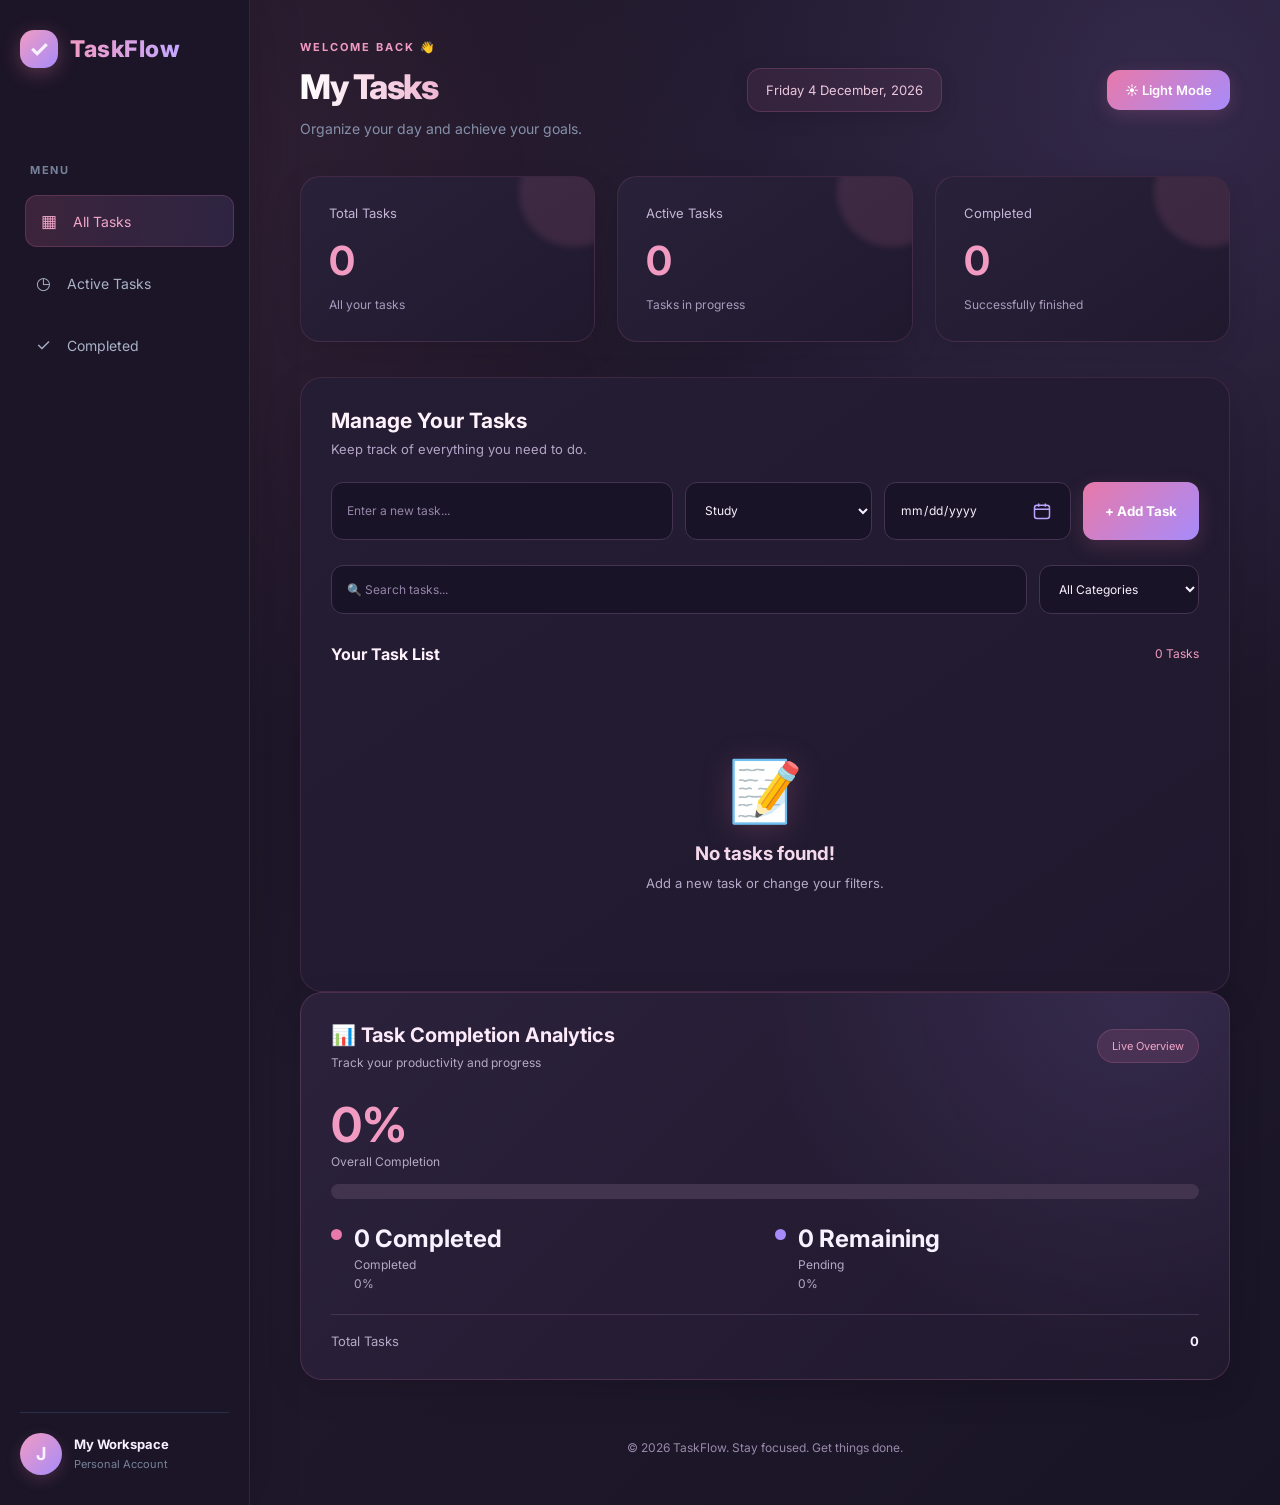
<file: assets/Task 2/index.html>
<!DOCTYPE html>
<html lang="en">
<head>
    <meta charset="UTF-8">
    <meta name="viewport" content="width=device-width, initial-scale=1.0">
    <title>Task Manager | My Workspace</title>

    <!-- Google Fonts -->
    <link rel="preconnect" href="https://fonts.googleapis.com">
    <link rel="preconnect" href="https://fonts.gstatic.com" crossorigin>
    <link href="https://fonts.googleapis.com/css2?family=Inter:wght@400;500;600;700;800&display=swap" rel="stylesheet">

    <!-- CSS -->
    <link rel="stylesheet" href="style.css">
</head>

<body>

    <div class="app-container">

        <!-- Sidebar -->
        <aside class="sidebar">

            <div class="logo">
                <span class="logo-icon">✓</span>
                <h2>TaskFlow</h2>
            </div>

            <div class="sidebar-menu">
                <p class="menu-heading">MENU</p>

                <button class="menu-item active" data-filter="all">
                    <span>▦</span> All Tasks
                </button>

                <button class="menu-item" data-filter="active">
                    <span>◷</span> Active Tasks
                </button>

                <button class="menu-item" data-filter="completed">
                    <span>✓</span> Completed
                </button>
            </div>

            <div class="sidebar-bottom">
                <div class="profile">
                    <div class="avatar">J</div>
                    <div>
                        <h4>My Workspace</h4>
                        <p>Personal Account</p>
                    </div>
                </div>
            </div>

        </aside>

        <!-- Main Content -->
        <main class="main-content">

            <header class="top-header">
                <button id="themeToggle" class="theme-toggle">
    ☀️ Light Mode
</button>
                <div>
                    <p class="welcome">WELCOME BACK 👋</p>
                    <h1>My Tasks</h1>
                    <p class="subtitle">Organize your day and achieve your goals.</p>
                </div>

                <div class="date-display" id="currentDate"></div>
            </header>

            <!-- Statistics -->
            <section class="stats-container">

                <div class="stat-card">
                    <p>Total Tasks</p>
                    <h2 id="totalTasks">0</h2>
                    <span>All your tasks</span>
                </div>

                <div class="stat-card">
                    <p>Active Tasks</p>
                    <h2 id="activeTasks">0</h2>
                    <span>Tasks in progress</span>
                </div>

                <div class="stat-card">
                    <p>Completed</p>
                    <h2 id="completedTasks">0</h2>
                    <span>Successfully finished</span>
                </div>

            </section>
    
            <!-- Add Task -->
            <section class="task-section">

                <div class="section-header">
                    <div>
                        <h2>Manage Your Tasks</h2>
                        <p>Keep track of everything you need to do.</p>
                    </div>
                </div>

                <form id="taskForm" class="task-form">

                    <input
                        type="text"
                        id="taskInput"
                        placeholder="Enter a new task..."
                        required
                    >

                    <select id="categoryInput">
                        <option value="Study">Study</option>
                        <option value="Work">Work</option>
                        <option value="Personal">Personal</option>
                    </select>

                    <input type="date" id="dueDateInput">

                    <button type="submit" class="add-btn">
                        + Add Task
                    </button>


                </form>

                <!-- Search and Filter -->
                <div class="task-controls">

                    <input
                        type="text"
                        id="searchInput"
                        placeholder="🔍 Search tasks..."
                    >

                    <select id="categoryFilter">
                        <option value="all">All Categories</option>
                        <option value="Study">Study</option>
                        <option value="Work">Work</option>
                        <option value="Personal">Personal</option>
                    </select>

                </div>

                <!-- Task List -->
                <div class="task-list-header">
                    <h3>Your Task List</h3>
                    <span id="taskCount">0 Tasks</span>
                </div>

                <div id="taskList" class="task-list">

                    <div class="empty-state">
                        <div class="empty-icon">📝</div>
                        <h3>No tasks yet!</h3>
                        <p>Add your first task to get started.</p>
                    </div>

                </div>

            </section>

<!-- PRODUCTIVITY PROGRESS SECTION -->


<!-- TASK COMPLETION ANALYTICS -->
<section class="analytics-section">

    <div class="analytics-header">
        <div>
            <h2>📊 Task Completion Analytics</h2>
            <p>Track your productivity and progress</p>
        </div>

        <span class="analytics-label">Live Overview</span>
    </div>

    <div class="analytics-percentage">
        <h1 id="progressPercentage">0%</h1>
        <p>Overall Completion</p>
    </div>

    <div class="analytics-bar">
        <div id="progressFill"></div>
    </div>

    <div class="analytics-details">

        <div class="analytics-item">
            <span class="analytics-dot completed-dot"></span>
            <div>
                <h3 id="progressCompleted">0</h3>
                <p>Completed</p>
                <small id="completedPercentage">0%</small>
            </div>
        </div>

        <div class="analytics-item">
            <span class="analytics-dot pending-dot"></span>
            <div>
                <h3 id="progressRemaining">0</h3>
                <p>Pending</p>
                <small id="pendingPercentage">0%</small>
            </div>
        </div>

    </div>

    <div class="analytics-footer">
        <span>Total Tasks</span>
        <strong id="analyticsTotal">0</strong>
    </div>

</section>


            <footer>
                <p>© 2026 TaskFlow. Stay focused. Get things done.</p>
            </footer>

        </main>

    </div>

    <!-- JavaScript -->
    <script src="script.js"></script>

</body>
</html>
</file>
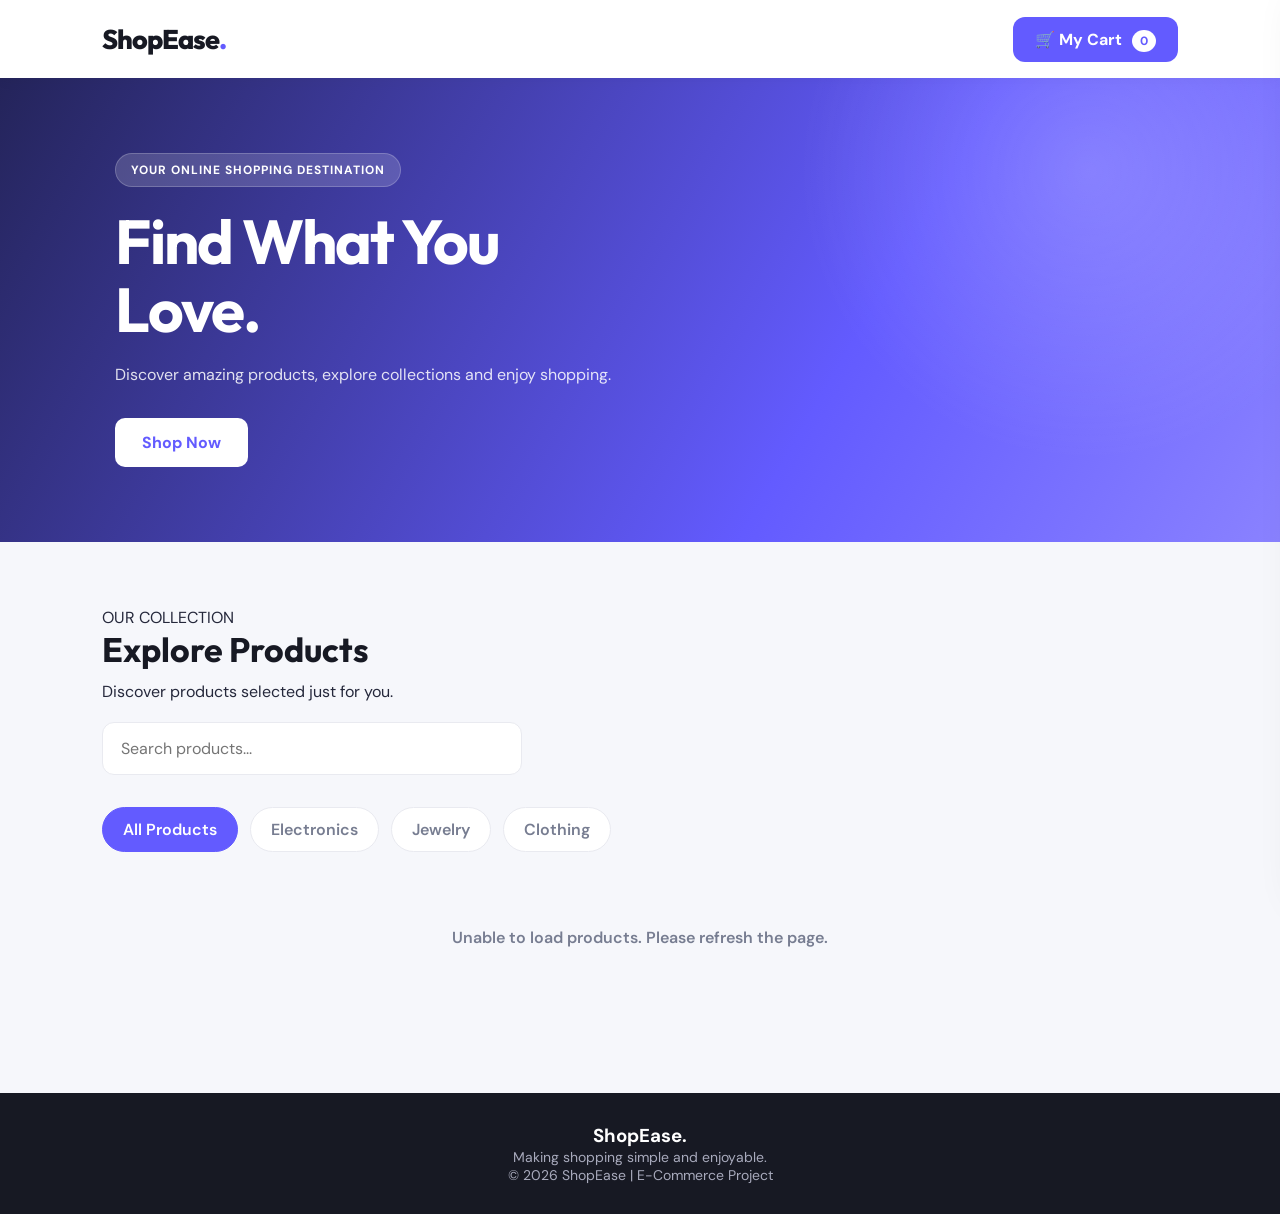
<file: assets/Task3_Ecommerce/index.html>
<!DOCTYPE html>
<html lang="en">
<head>
    <meta charset="UTF-8">
    <meta name="viewport" content="width=device-width, initial-scale=1.0">
    <title>ShopEase | E-Commerce Store</title>
    <link rel="stylesheet" href="style.css">
</head>
<body>

    <!-- Navigation -->
    <header class="navbar">
        <div class="logo">ShopEase<span>.</span></div>

        <div class="nav-right">
            <button id="cartButton" class="cart-button">
                🛒 My Cart <span id="cartCount">0</span>
            </button>
        </div>
    </header>

    <!-- Hero Section -->
    <section class="hero">
        <div class="hero-content">
            <span class="hero-label">YOUR ONLINE SHOPPING DESTINATION</span>
            <h1>Find What You<br>Love.</h1>
            <p>Discover amazing products, explore collections and enjoy shopping.</p>
            <a href="#products" class="hero-button">Shop Now</a>
        </div>
    </section>

    <!-- Product Catalog -->
    <main id="products" class="products-section">

        <div class="section-heading">
            <span class="section-label">OUR COLLECTION</span>
            <h2>Explore Products</h2>
            <p>Discover products selected just for you.</p>
        </div>

        <!-- Search -->
        <div class="search-wrapper">
            <input
                type="text"
                id="searchInput"
                placeholder="Search products..."
            >
        </div>

        <!-- Category Filters -->
        <div class="filter-buttons">
            <button class="filter-btn active" data-category="all">All Products</button>
            <button class="filter-btn" data-category="electronics">Electronics</button>
            <button class="filter-btn" data-category="jewelery">Jewelry</button>
            <button class="filter-btn" data-category="clothing">Clothing</button>
        </div>

        <!-- Loading Message -->
        <div id="loadingMessage" class="loading">
            Loading products...
        </div>

        <!-- Product Grid -->
        <div id="productGrid" class="product-grid"></div>

    </main>

    <!-- Overlay -->
    <div id="overlay" class="overlay"></div>

    <!-- Shopping Cart Drawer -->
    <aside id="cartDrawer" class="cart-drawer">

        <div class="cart-header">
            <h2>Shopping Cart</h2>
            <button id="closeCart" class="close-btn">&times;</button>
        </div>

        <div id="cartItems" class="cart-items"></div>

        <!-- Cart Summary -->
        <div class="cart-summary">

            <div class="summary-row">
                <span>Subtotal</span>
                <span id="subtotal">₹0.00</span>
            </div>

            <div class="summary-row">
                <span>Tax (5%)</span>
                <span id="tax">₹0.00</span>
            </div>

            <div class="summary-row">
                <span>Shipping</span>
                <span id="shipping">₹0.00</span>
            </div>

            <div class="summary-row total-row">
                <strong>Total</strong>
                <strong id="total">₹0.00</strong>
            </div>

            <button id="checkoutButton" class="checkout-btn">
                Checkout
            </button>

        </div>

    </aside>

    <!-- Checkout Confirmation Modal -->
    <div id="checkoutModal" class="checkout-modal">

        <div class="modal-content">
            <button id="closeModal" class="close-btn">&times;</button>

            <div class="success-icon">✓</div>

            <h2>Order Placed Successfully!</h2>

            <p>
                Thank you for shopping with ShopEase.
                Your order has been confirmed.
            </p>

            <button id="continueShopping" class="checkout-btn">
                Continue Shopping
            </button>
        </div>

    </div>

    <!-- Footer -->
    <footer class="footer">
        <h3>ShopEase.</h3>
        <p>Making shopping simple and enjoyable.</p>
        <p>© 2026 ShopEase | E-Commerce Project</p>
    </footer>

    <!-- JavaScript -->
    <script src="script.js"></script>

</body>
</html>
</file>
<file: assets/Task 2/style.css>
/* =====================================
   TASKFLOW - COMPLETE PREMIUM CSS
===================================== */

/* GENERAL RESET */
* {
    margin: 0;
    padding: 0;
    box-sizing: border-box;
}

body {
    font-family: 'Inter', sans-serif;
    background:
        radial-gradient(ellipse at 80% 0%, #252052 0%, transparent 40%),
        linear-gradient(135deg, #080d1b, #10172b);
    background-attachment: fixed;
    color: #ffffff;
}

button, input, select {
    font-family: inherit;
}

/* =====================================
   APP LAYOUT
===================================== */

.app-container {
    display: flex;
    min-height: 100vh;
}

/* =====================================
   SIDEBAR
===================================== */

.sidebar {
    width: 250px;
    min-height: 100vh;
    flex-shrink: 0;
    background: rgba(15, 22, 42, 0.95);
    padding: 30px 20px;
    display: flex;
    flex-direction: column;
    justify-content: space-between;
    border-right: 1px solid rgba(153, 130, 255, 0.15);
    box-shadow: 8px 0 35px rgba(0, 0, 0, 0.15);
}

.logo {
    display: flex;
    align-items: center;
    gap: 12px;
    margin-bottom: 55px;
}

.logo h2 {
    font-size: 23px;
    font-weight: 800;
    letter-spacing: 0.5px;
    background: linear-gradient(90deg, #ffffff, #b9a8ff);
    background-clip: text;
    -webkit-background-clip: text;
    -webkit-text-fill-color: transparent;
}

.logo-icon {
    background: linear-gradient(135deg, #9b75ff, #6041ec);
    width: 38px;
    height: 38px;
    border-radius: 12px;
    display: flex;
    align-items: center;
    justify-content: center;
    font-size: 23px;
    font-weight: bold;
    box-shadow: 0 5px 20px rgba(121, 87, 255, 0.4);
}

.sidebar-menu {
    margin-top: 40px;
}

.menu-heading {
    color: #77829a;
    font-size: 11px;
    font-weight: 700;
    letter-spacing: 1.5px;
    margin-bottom: 18px;
    padding-left: 10px;
}

.menu-item {
    width: 100%;
    padding: 14px;
    margin-bottom: 10px;
    border: 1px solid transparent;
    border-radius: 10px;
    background: transparent;
    color: #a9b2c7;
    text-align: left;
    font-size: 14px;
    cursor: pointer;
    transition: 0.3s;
}

.menu-item span {
    margin-right: 12px;
    font-size: 17px;
}

.menu-item:hover,
.menu-item.active {
    background: linear-gradient(
        100deg,
        rgba(121, 87, 255, 0.23),
        rgba(80, 100, 255, 0.08)
    );
    border-color: rgba(153, 130, 255, 0.2);
    color: #a995ff;
    transform: translateX(4px);
}

/* WORKSPACE AT BOTTOM */

.sidebar-bottom {
    margin-top: auto;
    border-top: 1px solid #273047;
    padding-top: 20px;
}

.profile {
    display: flex;
    align-items: center;
    gap: 12px;
}

.avatar {
    width: 42px;
    height: 42px;
    flex-shrink: 0;
    border-radius: 50%;
    background: linear-gradient(135deg, #9b75ff, #6041ec);
    display: flex;
    align-items: center;
    justify-content: center;
    font-weight: bold;
    font-size: 18px;
}

.profile h4 {
    font-size: 13px;
}

.profile p {
    color: #77829a;
    font-size: 11px;
    margin-top: 5px;
}

/* =====================================
   MAIN CONTENT
===================================== */

.main-content {
    flex: 1;
    min-width: 0;
    padding: 40px 50px;
    overflow: hidden;
}

.top-header {
    display: flex;
    justify-content: space-between;
    align-items: center;
    margin-bottom: 35px;
}

.welcome {
    color: #a995ff;
    font-size: 11px;
    font-weight: 700;
    letter-spacing: 2px;
    margin-bottom: 12px;
}

.top-header h1 {
    font-size: 34px;
    font-weight: 800;
    letter-spacing: -1.5px;
    background: linear-gradient(90deg, #ffffff, #bbaaff);
    background-clip: text;
    -webkit-background-clip: text;
    -webkit-text-fill-color: transparent;
}

.subtitle {
    color: #8490a9;
    margin-top: 10px;
    font-size: 14px;
    line-height: 1.7;
}

.date-display {
    background: linear-gradient(135deg, #202c49, #171e35);
    border: 1px solid #3c416c;
    color: #c2c9d8;
    padding: 13px 18px;
    border-radius: 10px;
    font-size: 13px;
    box-shadow: 0 5px 20px rgba(0, 0, 0, 0.12);
}

/* =====================================
   STATISTICS
===================================== */

.stats-container {
    display: grid;
    grid-template-columns: repeat(3, 1fr);
    gap: 20px;
    margin-bottom: 35px;
}

.stat-card {
    position: relative;
    overflow: hidden;
    background: linear-gradient(
        145deg,
        rgba(31, 42, 69, 0.95),
        rgba(18, 26, 46, 0.95)
    );
    border: 1px solid #26324a;
    padding: 25px;
    border-radius: 15px;
    transition: 0.3s;
    box-shadow: 0 10px 30px rgba(0, 0, 0, 0.16);
}

.stat-card::after {
    content: "";
    position: absolute;
    width: 110px;
    height: 110px;
    right: -35px;
    top: -40px;
    border-radius: 50%;
    background: rgba(145, 111, 255, 0.12);
    filter: blur(3px);
}

.stat-card:hover {
    transform: translateY(-5px);
    border-color: #7957ff;
}

.stat-card p {
    color: #a6afc1;
    font-size: 13px;
}

.stat-card h2 {
    font-size: 36px;
    margin: 15px 0 8px;
    color: #b9a5ff;
}

.stat-card span {
    color: #8995aa;
    font-size: 12px;
}

/* =====================================
   PRODUCTIVITY PROGRESS SECTION
===================================== */

.progress-section {
    background: linear-gradient(
        135deg,
        rgba(48, 39, 94, 0.8),
        rgba(22, 33, 59, 0.95)
    );
    border: 1px solid rgba(153, 130, 255, 0.25);
    border-radius: 16px;
    padding: 25px;
    margin-bottom: 35px;
    box-shadow: 0 10px 30px rgba(0, 0, 0, 0.15);
}

.progress-heading {
    display: flex;
    justify-content: space-between;
    align-items: center;
    margin-bottom: 22px;
}

.progress-heading h2 {
    font-size: 19px;
    margin-bottom: 8px;
}

.progress-heading p {
    color: #a0abc1;
    font-size: 12px;
}

.progress-percentage {
    font-size: 30px;
    font-weight: 800;
    color: #b9a5ff;
}

.progress-track {
    width: 100%;
    height: 12px;
    background: #30334f;
    border-radius: 20px;
    overflow: hidden;
}

.progress-fill {
    height: 100%;
    width: 0%;
    background: linear-gradient(90deg, #7957ff, #48c6ef);
    border-radius: 20px;
    transition: width 0.6s ease;
    box-shadow: 0 0 15px rgba(121, 87, 255, 0.5);
}

.progress-details {
    display: flex;
    justify-content: space-between;
    margin-top: 14px;
    color: #aab5cb;
    font-size: 12px;
}

/* =====================================
   TASK COMPLETION ANALYTICS
===================================== */

.analytics-section {
    background: linear-gradient(135deg, #211d42, #151e32);
    border: 1px solid rgba(167, 139, 250, 0.25);
    border-radius: 20px;
    padding: 28px;
    margin-bottom: 35px;
    box-shadow: 0 12px 35px rgba(0, 0, 0, 0.15);
}

.analytics-header {
    display: flex;
    justify-content: space-between;
    align-items: center;
    gap: 12px;
}

.analytics-header h2 {
    font-size: 20px;
    margin-bottom: 8px;
}

.analytics-header p,
.analytics-percentage p {
    color: #a5aec2;
    font-size: 12px;
}

.analytics-label {
    background: #352b60;
    color: #c4b5fd;
    padding: 8px 13px;
    border-radius: 20px;
    font-size: 11px;
}

.analytics-percentage {
    margin: 25px 0 15px;
}

.analytics-percentage h1 {
    font-size: 42px;
    color: #b9a5ff;
}

.analytics-bar {
    height: 14px;
    background: #30334f;
    border-radius: 20px;
    overflow: hidden;
}

#progressFill {
    height: 100%;
    width: 0%;
    background: linear-gradient(90deg, #7957ff, #48c6ef);
    border-radius: 20px;
    transition: width 0.6s ease;
}

.analytics-details {
    display: grid;
    grid-template-columns: 1fr 1fr;
    gap: 20px;
    margin-top: 25px;
}

.analytics-item {
    display: flex;
    align-items: flex-start;
    gap: 12px;
}

.analytics-dot {
    width: 11px;
    height: 11px;
    border-radius: 50%;
    margin-top: 5px;
    flex-shrink: 0;
}

.completed-dot {
    background: #9875ff;
}

.pending-dot {
    background: #e5a84b;
}

.analytics-item h3 {
    font-size: 24px;
    margin-bottom: 4px;
}

.analytics-item p,
.analytics-item small {
    color: #a5aec2;
    font-size: 12px;
}

.analytics-footer {
    display: flex;
    justify-content: space-between;
    border-top: 1px solid #35415e;
    padding-top: 18px;
    margin-top: 22px;
    color: #a5aec2;
    font-size: 13px;
}

.analytics-footer strong {
    color: white;
}

/* =====================================
   TASK SECTION
===================================== */

.task-section {
    background: rgba(21, 30, 50, 0.92);
    border: 1px solid rgba(153, 130, 255, 0.16);
    padding: 30px;
    border-radius: 16px;
    box-shadow: 0 15px 45px rgba(0, 0, 0, 0.18);
}

.section-header h2 {
    font-size: 21px;
    margin-bottom: 8px;
}

.section-header p {
    color: #8995aa;
    font-size: 13px;
}

/* =====================================
   TASK FORM
===================================== */

.task-form {
    display: flex;
    gap: 12px;
    margin: 25px 0;
    flex-wrap: wrap;
}

.task-form input,
.task-form select,
.task-controls input,
.task-controls select {
    background: #0b1325;
    border: 1px solid #35415e;
    color: #ffffff;
    padding: 13px;
    border-radius: 9px;
    outline: none;
    font-size: 12px;
    transition: all 0.3s ease;
}

.task-form input:focus,
.task-form select:focus,
.task-controls input:focus,
.task-controls select:focus {
    border-color: #9878ff;
    box-shadow: 0 0 0 3px rgba(121, 87, 255, 0.16);
}

.task-form input[type="text"] {
    flex: 2;
    min-width: 180px;
}

.task-form select,
.task-form input[type="date"] {
    flex: 1;
    min-width: 130px;
}

.add-btn {
    background: linear-gradient(135deg, #9674ff, #6844e8);
    border: none;
    color: white;
    padding: 13px 20px;
    border-radius: 9px;
    cursor: pointer;
    font-weight: 700;
    transition: 0.3s;
    box-shadow: 0 5px 18px rgba(121, 87, 255, 0.25);
}

.add-btn:hover {
    background: linear-gradient(135deg, #a88aff, #7656f2);
    transform: translateY(-2px);
    box-shadow: 0 8px 25px rgba(121, 87, 255, 0.4);
}

/* =====================================
   SEARCH AND FILTER
===================================== */

.task-controls {
    display: flex;
    gap: 12px;
    margin-bottom: 30px;
}

.task-controls input {
    flex: 1;
}

.task-controls select {
    min-width: 160px;
}

/* =====================================
   TASK LIST
===================================== */

.task-list-header {
    display: flex;
    justify-content: space-between;
    align-items: center;
    margin-bottom: 20px;
}

.task-list-header h3 {
    font-size: 16px;
}

.task-list-header span {
    color: #a995ff;
    font-size: 12px;
}

.task-list {
    display: flex;
    flex-direction: column;
    gap: 13px;
}

.empty-state {
    text-align: center;
    padding: 65px 20px;
    color: #8d99ae;
}

.empty-icon {
    font-size: 50px;
    margin-bottom: 15px;
    filter: drop-shadow(0 5px 12px rgba(153, 130, 255, 0.3));
}

.empty-state h3 {
    color: #ffffff;
    margin-bottom: 10px;
}

.empty-state p {
    font-size: 13px;
}

/* =====================================
   TASK CARDS
===================================== */

.task-card {
    background: linear-gradient(110deg, #19243b, #111a2d);
    border: 1px solid #303d59;
    border-radius: 14px;
    padding: 18px;
    display: flex;
    align-items: center;
    justify-content: space-between;
    gap: 15px;
    transition: 0.3s;
    animation: slideIn 0.35s ease;
}

.task-card:hover {
    transform: translateY(-3px);
    border-color: #8b70f8;
    box-shadow: 0 8px 25px rgba(121, 87, 255, 0.13);
}

.task-info {
    display: flex;
    align-items: center;
    gap: 14px;
    flex: 1;
    min-width: 0;
}

.task-checkbox {
    width: 19px;
    height: 19px;
    accent-color: #7957ff;
    cursor: pointer;
    flex-shrink: 0;
}

.task-details h4 {
    font-size: 14px;
    margin-bottom: 8px;
    line-height: 1.5;
    overflow-wrap: anywhere;
}

.task-meta {
    display: flex;
    flex-wrap: wrap;
    gap: 10px;
    color: #8995aa;
    font-size: 11px;
}

.category {
    background: rgba(121, 87, 255, 0.16);
    border: 1px solid rgba(153, 130, 255, 0.22);
    color: #c3b3ff;
    padding: 5px 10px;
    border-radius: 20px;
}

.completed .task-details h4 {
    text-decoration: line-through;
    color: #77829a;
}

.task-actions {
    display: flex;
    gap: 8px;
}

.action-btn {
    border: 1px solid #35415e;
    background: #202b43;
    color: #c3cce0;
    padding: 9px 11px;
    border-radius: 7px;
    cursor: pointer;
    transition: 0.25s ease;
}

.action-btn:hover {
    background: #7957ff;
    color: #ffffff;
    transform: scale(1.08);
}

.delete-btn:hover {
    background: #e34c64;
}

/* =====================================
   FOOTER
===================================== */

footer {
    text-align: center;
    color: #64718a;
    font-size: 12px;
    margin-top: 30px;
    padding-bottom: 10px;
}

/* =====================================
   THEME TOGGLE
===================================== */

.theme-toggle {
    background: linear-gradient(135deg, #7957ff, #48c6ef);
    color: white;
    border: none;
    padding: 11px 18px;
    border-radius: 10px;
    cursor: pointer;
    font-size: 13px;
    font-weight: 600;
    transition: 0.3s;
}

.theme-toggle:hover {
    transform: translateY(-2px);
}

/* =====================================
   CALENDAR ICON
===================================== */

input[type="date"] {
    color-scheme: dark;
    cursor: pointer;
    position: relative;
}

input[type="date"]::-webkit-calendar-picker-indicator {
    background: url("data:image/svg+xml,%3Csvg xmlns='http://www.w3.org/2000/svg' fill='none' viewBox='0 0 24 24' stroke='%23b9a5ff' stroke-width='1.8'%3E%3Crect x='3' y='5' width='18' height='16' rx='3'/%3E%3Cpath d='M16 3v4M8 3v4M3 10h18'/%3E%3C/svg%3E") center/20px no-repeat;
    opacity: 1;
    width: 22px;
    height: 22px;
    cursor: pointer;
}

/* =====================================
   ANIMATIONS
===================================== */

@keyframes slideIn {
    from {
        opacity: 0;
        transform: translateY(10px);
    }

    to {
        opacity: 1;
        transform: translateY(0);
    }
}

button {
    transition: all 0.25s ease;
}

/* =====================================
   SCROLLBAR
===================================== */

::-webkit-scrollbar {
    width: 7px;
}

::-webkit-scrollbar-track {
    background: #0b1020;
}

::-webkit-scrollbar-thumb {
    background: #57458e;
    border-radius: 10px;
}

::-webkit-scrollbar-thumb:hover {
    background: #9477ff;
}

/* =====================================
   LIGHT THEME
===================================== */

body.light-theme {
    background: #F5F4FA;
    color: #25243A;
    background-attachment: fixed;
}

body.light-theme .main-content {
    background: #F5F4FA;
}

/* Sidebar */

body.light-theme .sidebar {
    background: #FFFFFF;
    border-right: 1px solid #EAE7F2;
    box-shadow: 5px 0 20px rgba(40, 30, 80, 0.04);
}

body.light-theme .logo h2 {
    background: linear-gradient(90deg, #39276D, #8062D9);
    background-clip: text;
    -webkit-background-clip: text;
    -webkit-text-fill-color: transparent;
}

body.light-theme .menu-heading {
    color: #9691A8;
}

body.light-theme .menu-item {
    color: #66627A;
}

body.light-theme .menu-item:hover,
body.light-theme .menu-item.active {
    background: #F0ECFF;
    color: #7252CE;
    border-color: #E5DCFF;
}

body.light-theme .sidebar-bottom {
    border-color: #EAE7F2;
}

body.light-theme .profile h4 {
    color: #29263D;
}

/* Header */

body.light-theme .welcome {
    color: #8061D8;
}

body.light-theme .top-header h1 {
    background: linear-gradient(90deg, #29243F, #7052C9);
    background-clip: text;
    -webkit-background-clip: text;
    -webkit-text-fill-color: transparent;
}

body.light-theme .subtitle {
    color: #77738A;
}

body.light-theme .date-display {
    background: #FFFFFF;
    color: #5F527F;
    border: 1px solid #E5DFF3;
    box-shadow: 0 4px 15px rgba(50, 35, 90, 0.05);
}

/* Statistics */

body.light-theme .stat-card {
    background: linear-gradient(145deg, #FFFFFF, #FBFAFF);
    border: 1px solid #E9E4F5;
    box-shadow: 0 5px 20px rgba(50, 35, 90, 0.05);
}

body.light-theme .stat-card p {
    color: #77738A;
}

body.light-theme .stat-card h2 {
    color: #7052C9;
}

body.light-theme .stat-card span {
    color: #9290A2;
}

body.light-theme .stat-card:hover {
    border-color: #B9A5F4;
    box-shadow: 0 10px 25px rgba(112, 82, 201, 0.10);
}

/* Task section */

body.light-theme .task-section {
    background: #FFFFFF;
    border: 1px solid #EAE6F2;
    box-shadow: 0 8px 30px rgba(50, 35, 90, 0.05);
}

body.light-theme .section-header h2,
body.light-theme .task-list-header h3 {
    color: #29263D;
}

body.light-theme .section-header p {
    color: #888398;
}

/* Input fields */

body.light-theme .task-form input,
body.light-theme .task-form select,
body.light-theme .task-controls input,
body.light-theme .task-controls select {
    background: #F9F8FC;
    color: #29263D;
    border: 1px solid #E4E0ED;
}

body.light-theme input::placeholder {
    color: #A29DB1;
}

body.light-theme .task-form input:focus,
body.light-theme .task-form select:focus,
body.light-theme .task-controls input:focus,
body.light-theme .task-controls select:focus {
    border-color: #9475E8;
    box-shadow: 0 0 0 3px rgba(148, 117, 232, 0.12);
}

/* Calendar */

body.light-theme input[type="date"] {
    color-scheme: light;
}

body.light-theme input[type="date"]::-webkit-calendar-picker-indicator {
    filter: none;
}

/* Buttons */

body.light-theme .add-btn {
    background: linear-gradient(135deg, #8969E6, #7051CA);
    color: #FFFFFF;
    box-shadow: 0 5px 15px rgba(112, 81, 202, 0.18);
}

body.light-theme .add-btn:hover {
    background: linear-gradient(135deg, #7958D5, #6242B8);
}

/* Task cards */

body.light-theme .task-card {
    background: #FCFBFF;
    border: 1px solid #EAE5F4;
    box-shadow: 0 3px 12px rgba(50, 35, 90, 0.035);
}

body.light-theme .task-card:hover {
    border-color: #B9A5F4;
    box-shadow: 0 8px 20px rgba(112, 82, 201, 0.09);
}

body.light-theme .task-details h4 {
    color: #302B43;
}

body.light-theme .task-meta {
    color: #858096;
}

body.light-theme .category {
    background: #F0EBFF;
    color: #7052C9;
    border: 1px solid #E3D9FF;
}

body.light-theme .completed .task-details h4 {
    color: #9691A3;
}

/* Task actions */

body.light-theme .action-btn {
    background: #F0EDFA;
    color: #7052C9;
    border: 1px solid #E6DFF4;
}

body.light-theme .action-btn:hover {
    background: #7959D4;
    color: #FFFFFF;
}

body.light-theme .delete-btn:hover {
    background: #E34C64;
    color: #FFFFFF;
}

/* Task count and empty state */

body.light-theme .task-list-header span {
    color: #7959D4;
}

body.light-theme .empty-state {
    color: #898499;
}

body.light-theme .empty-state h3 {
    color: #302B43;
}

/* Productivity progress */

body.light-theme .progress-section {
    background: linear-gradient(120deg, #F0EBFF, #EDF5FF);
    border: 1px solid #E1D9F6;
    box-shadow: 0 6px 20px rgba(50, 35, 90, 0.05);
}

body.light-theme .progress-heading h2 {
    color: #302B43;
}

body.light-theme .progress-heading p,
body.light-theme .progress-details {
    color: #77738A;
}

body.light-theme .progress-percentage {
    color: #7252CE;
}

body.light-theme .progress-track {
    background: #DDD6EF;
}

body.light-theme .progress-fill {
    background: linear-gradient(90deg, #8969E6, #48A9D6);
}

/* Analytics */

body.light-theme .analytics-section {
    background: linear-gradient(135deg, #F0EBFF, #FFFFFF);
    border-color: #E2D9F7;
}

body.light-theme .analytics-header h2,
body.light-theme .analytics-item h3 {
    color: #302B43;
}

body.light-theme .analytics-header p,
body.light-theme .analytics-percentage p,
body.light-theme .analytics-item p,
body.light-theme .analytics-item small {
    color: #77738A;
}

body.light-theme .analytics-percentage h1 {
    color: #7252CE;
}

body.light-theme .analytics-footer {
    border-color: #E2D9F7;
    color: #77738A;
}

body.light-theme .analytics-footer strong {
    color: #302B43;
}

body.light-theme .analytics-bar {
    background: #DDD6EF;
}

/* Footer */

body.light-theme footer {
    color: #9691A5;
}

/* Theme button */

body.light-theme .theme-toggle {
    background: #302B43;
    color: #FFFFFF;
}

body.light-theme .theme-toggle:hover {
    background: #493B70;
}

/* Scrollbar */

body.light-theme ::-webkit-scrollbar-track {
    background: #F5F4FA;
}

body.light-theme ::-webkit-scrollbar-thumb {
    background: #C5B8E8;
}

body.light-theme ::-webkit-scrollbar-thumb:hover {
    background: #9577D8;
}

/* =====================================
   RESPONSIVE DESIGN
===================================== */

@media (max-width: 900px) {
    .main-content {
        padding: 30px 20px;
    }

    .sidebar {
        width: 200px;
    }

    .stats-container {
        grid-template-columns: repeat(2, 1fr);
    }
}

@media (max-width: 600px) {
    .app-container {
        flex-direction: column;
    }

    .sidebar {
        width: 100%;
        min-height: auto;
        padding: 18px;
    }

    .logo {
        margin-bottom: 20px;
    }

    .sidebar-menu {
        margin-top: 0;
        display: flex;
        flex-wrap: wrap;
        gap: 5px;
    }

    .menu-heading {
        width: 100%;
    }

    .menu-item {
        width: auto;
        padding: 10px;
        font-size: 12px;
    }

    .sidebar-bottom {
        display: none;
    }

    .main-content {
        padding: 22px 15px;
    }

    .top-header {
        align-items: flex-start;
        gap: 15px;
        flex-direction: column;
    }

    .top-header h1 {
        font-size: 28px;
    }

    .stats-container {
        grid-template-columns: 1fr;
    }

    .stat-card {
        padding: 22px;
    }

    .task-section {
        padding: 18px;
        border-radius: 12px;
    }

    .task-form,
    .task-controls {
        flex-direction: column;
    }

    .task-form input,
    .task-form select,
    .task-form button,
    .task-controls input,
    .task-controls select {
        width: 100%;
    }

    .task-card {
        align-items: flex-start;
    }

    .progress-section {
        padding: 18px;
    }

    .progress-percentage {
        font-size: 24px;
    }

    .analytics-section {
        padding: 20px;
    }

    .analytics-header {
        align-items: flex-start;
        flex-direction: column;
    }

    .analytics-details {
        grid-template-columns: 1fr;
    }

    .date-display {
        font-size: 12px;
    }
}
/* =========================================
   TASKFLOW - BEAUTIFUL ROSE & LAVENDER THEME
   ========================================= */

:root {
    --rose: #e879a9;
    --rose-dark: #cf5d91;
    --lavender: #a78bfa;
    --lavender-light: #e9ddff;
    --pink-light: #fff0f6;
    --bg: #171322;
    --card: #211b30;
    --card-soft: #2a223a;
    --text: #f8f1ff;
    --muted: #b6a9c7;
    --border: rgba(216, 178, 255, 0.14);
}

/* BODY */

body {
    background:
        radial-gradient(circle at 10% 10%, rgba(232, 121, 169, 0.12), transparent 35%),
        radial-gradient(circle at 90% 5%, rgba(167, 139, 250, 0.14), transparent 35%),
        linear-gradient(135deg, #171322, #21192d, #181425);
    color: var(--text);
    transition: background 0.4s ease, color 0.4s ease;
}

/* SIDEBAR */

.sidebar {
    background: rgba(28, 21, 39, 0.96);
    border-right: 1px solid rgba(232, 121, 169, 0.15);
    box-shadow: 10px 0 40px rgba(0, 0, 0, 0.15);
}

.logo-icon {
    background: linear-gradient(135deg, #f19bc2, #a78bfa);
    box-shadow: 0 5px 20px rgba(232, 121, 169, 0.3);
    border-radius: 14px;
}

.logo h2 {
    background: linear-gradient(90deg, #f19bc2, #c4a7ff);
    background-clip: text;
    -webkit-background-clip: text;
    -webkit-text-fill-color: transparent;
}

.menu-item {
    border-radius: 12px;
    padding: 15px;
}

.menu-item:hover,
.menu-item.active {
    background: linear-gradient(
        100deg,
        rgba(232, 121, 169, 0.16),
        rgba(167, 139, 250, 0.13)
    );
    border-color: rgba(232, 121, 169, 0.2);
    color: #f3a7ca;
    transform: translateX(5px);
}

.avatar {
    background: linear-gradient(135deg, #f19bc2, #a78bfa);
    box-shadow: 0 5px 15px rgba(232, 121, 169, 0.2);
}

/* HEADER */

.top-header {
    flex-wrap: wrap;
    gap: 20px;
}

.top-header > div:nth-child(2) {
    order: 1;
}

.date-display {
    order: 2;
    background: rgba(232, 121, 169, 0.08);
    border: 1px solid rgba(232, 121, 169, 0.2);
    color: #eac6dc;
    border-radius: 14px;
}

.theme-toggle {
    order: 3;
    background: linear-gradient(135deg, #e879a9, #a78bfa);
    color: white;
    border: none;
    border-radius: 13px;
    padding: 12px 18px;
    box-shadow: 0 5px 18px rgba(232, 121, 169, 0.18);
}

.theme-toggle:hover {
    transform: translateY(-3px);
    box-shadow: 0 8px 25px rgba(232, 121, 169, 0.3);
}

.welcome {
    color: #f19bc2;
}

.top-header h1 {
    background: linear-gradient(90deg, #ffffff, #f0b5d2, #c7b1ff);
    background-clip: text;
    -webkit-background-clip: text;
    -webkit-text-fill-color: transparent;
}

/* STATISTICS */

.stats-container {
    gap: 22px;
}

.stat-card {
    background: linear-gradient(145deg, #292139, #20192e);
    border: 1px solid rgba(232, 121, 169, 0.14);
    border-radius: 20px;
    padding: 28px;
    box-shadow: 0 10px 30px rgba(0, 0, 0, 0.12);
}

.stat-card::after {
    background: rgba(232, 121, 169, 0.13);
}

.stat-card:hover {
    transform: translateY(-6px);
    border-color: rgba(232, 121, 169, 0.45);
    box-shadow: 0 15px 35px rgba(232, 121, 169, 0.09);
}

.stat-card p {
    color: #c5b5d7;
}

.stat-card h2 {
    color: #f19bc2;
    font-size: 40px;
}

.stat-card span {
    color: #a99bbd;
}

/* TASK SECTION */

.task-section {
    background: linear-gradient(145deg, #251d34, #20192e);
    border: 1px solid rgba(232, 121, 169, 0.14);
    border-radius: 22px;
    padding: 30px;
    box-shadow: 0 15px 40px rgba(0, 0, 0, 0.14);
}

.section-header h2 {
    color: #fff2fb;
}

.section-header p {
    color: #b4a4c7;
}

/* INPUTS */

.task-form input,
.task-form select,
.task-controls input,
.task-controls select {
    background: #181326;
    border: 1px solid #443451;
    color: #f8f1ff;
    border-radius: 12px;
    padding: 15px;
    transition: 0.3s ease;
}

.task-form input:focus,
.task-form select:focus,
.task-controls input:focus,
.task-controls select:focus {
    border-color: #e879a9;
    box-shadow: 0 0 0 4px rgba(232, 121, 169, 0.12);
}

input::placeholder {
    color: #9585a9;
}

/* ADD TASK BUTTON */

.add-btn {
    background: linear-gradient(135deg, #e879a9, #a78bfa);
    color: white;
    border: none;
    border-radius: 12px;
    padding: 14px 22px;
    font-weight: 700;
    box-shadow: 0 6px 20px rgba(232, 121, 169, 0.18);
}

.add-btn:hover {
    transform: translateY(-3px);
    box-shadow: 0 10px 25px rgba(232, 121, 169, 0.28);
}

/* TASK LIST */

.task-list-header h3 {
    color: #fff1fb;
}

.task-list-header span {
    color: #f19bc2;
}

.task-card {
    background: linear-gradient(110deg, #2b223a, #241c33);
    border: 1px solid rgba(232, 121, 169, 0.12);
    border-radius: 16px;
    padding: 20px;
    transition: all 0.3s ease;
}

.task-card:hover {
    transform: translateY(-4px);
    border-color: #d77da8;
    box-shadow: 0 10px 25px rgba(232, 121, 169, 0.08);
}

.task-checkbox {
    accent-color: #e879a9;
}

.category {
    background: rgba(232, 121, 169, 0.12);
    border: 1px solid rgba(232, 121, 169, 0.2);
    color: #f1a6c9;
    padding: 6px 12px;
    border-radius: 20px;
}

.completed .task-details h4 {
    color: #998aa9;
}

.action-btn {
    background: #332741;
    border: 1px solid #4b395a;
    color: #e4c9f4;
    border-radius: 10px;
    padding: 10px 12px;
}

.action-btn:hover {
    background: linear-gradient(135deg, #e879a9, #a78bfa);
    color: white;
    transform: translateY(-2px);
}

.delete-btn:hover {
    background: #e75b78;
}

/* EMPTY STATE */

.empty-state {
    padding: 70px 20px;
    color: #b6a9c7;
}

.empty-icon {
    font-size: 60px;
    filter: drop-shadow(0 5px 15px rgba(232, 121, 169, 0.2));
}

.empty-state h3 {
    color: #f5d9eb;
}

/* ANALYTICS */

.analytics-section {
    background:
        radial-gradient(circle at 90% 0%, rgba(167, 139, 250, 0.13), transparent 40%),
        linear-gradient(135deg, #2b213b, #21192e);
    border: 1px solid rgba(232, 121, 169, 0.18);
    border-radius: 22px;
    padding: 30px;
    box-shadow: 0 12px 35px rgba(0, 0, 0, 0.12);
}

.analytics-header h2 {
    color: #fceafa;
}

.analytics-header p {
    color: #b6a9c7;
}

.analytics-label {
    background: rgba(232, 121, 169, 0.13);
    border: 1px solid rgba(232, 121, 169, 0.2);
    color: #f1a6c9;
    border-radius: 20px;
    padding: 9px 14px;
}

.analytics-percentage h1 {
    color: #f19bc2;
    font-size: 48px;
}

.analytics-percentage p {
    color: #b6a9c7;
}

.analytics-bar {
    height: 15px;
    background: #42344f;
    border-radius: 20px;
}

#progressFill {
    background: linear-gradient(90deg, #e879a9, #a78bfa, #c7b1ff);
    border-radius: 20px;
    box-shadow: 0 0 15px rgba(232, 121, 169, 0.18);
    transition: width 0.7s ease;
}

.completed-dot {
    background: #e879a9;
}

.pending-dot {
    background: #a78bfa;
}

.analytics-item h3 {
    color: #f8f1ff;
}

.analytics-item p,
.analytics-item small {
    color: #b6a9c7;
}

.analytics-footer {
    border-top: 1px solid #443451;
    color: #b6a9c7;
}

.analytics-footer strong {
    color: #f8f1ff;
}

/* FOOTER */

footer {
    color: #998aa9;
    padding-top: 25px;
}

/* SCROLLBAR */

::-webkit-scrollbar {
    width: 8px;
}

::-webkit-scrollbar-track {
    background: #181326;
}

::-webkit-scrollbar-thumb {
    background: #8b668f;
    border-radius: 10px;
}

::-webkit-scrollbar-thumb:hover {
    background: #e879a9;
}

/* =========================================
   BEAUTIFUL LIGHT THEME
   ========================================= */

body.light-theme {
    background:
        radial-gradient(circle at 0% 0%, #ffe4ef, transparent 35%),
        radial-gradient(circle at 100% 0%, #eee3ff, transparent 35%),
        linear-gradient(135deg, #fff8fc, #f8f3ff);
    color: #45354f;
}

/* LIGHT SIDEBAR */

body.light-theme .sidebar {
    background: rgba(255, 255, 255, 0.94);
    border-right: 1px solid #f1dce9;
    box-shadow: 5px 0 25px rgba(160, 100, 150, 0.05);
}

body.light-theme .logo h2 {
    background: linear-gradient(90deg, #d75d95, #8b6ad9);
    background-clip: text;
    -webkit-background-clip: text;
    -webkit-text-fill-color: transparent;
}

body.light-theme .menu-item {
    color: #796a89;
}

body.light-theme .menu-item:hover,
body.light-theme .menu-item.active {
    background: linear-gradient(100deg, #ffe6f1, #eee5ff);
    color: #b24f83;
    border-color: #f4d6e8;
}

body.light-theme .menu-heading {
    color: #a69ab3;
}

body.light-theme .sidebar-bottom {
    border-color: #eee1f0;
}

body.light-theme .profile h4 {
    color: #493751;
}

body.light-theme .profile p {
    color: #a194ad;
}

/* LIGHT HEADER */

body.light-theme .welcome {
    color: #c45b92;
}

body.light-theme .top-header h1 {
    background: linear-gradient(90deg, #513b69, #c05e95);
    background-clip: text;
    -webkit-background-clip: text;
    -webkit-text-fill-color: transparent;
}

body.light-theme .subtitle {
    color: #90809e;
}

body.light-theme .date-display {
    background: #fff;
    border: 1px solid #f1dce9;
    color: #9b5c84;
    box-shadow: 0 5px 15px rgba(180, 100, 150, 0.05);
}

/* LIGHT STATISTICS */

body.light-theme .stat-card {
    background: linear-gradient(145deg, #ffffff, #fff7fc);
    border: 1px solid #f1dce9;
    box-shadow: 0 8px 25px rgba(160, 100, 150, 0.05);
}

body.light-theme .stat-card p {
    color: #8d7a9b;
}

body.light-theme .stat-card h2 {
    color: #cf639b;
}

body.light-theme .stat-card span {
    color: #a497b1;
}

body.light-theme .stat-card:hover {
    border-color: #e7a5c5;
    box-shadow: 0 10px 30px rgba(210, 100, 160, 0.1);
}

/* LIGHT TASK SECTION */

body.light-theme .task-section {
    background: rgba(255, 255, 255, 0.95);
    border: 1px solid #f1dce9;
    box-shadow: 0 10px 35px rgba(160, 100, 150, 0.05);
}

body.light-theme .section-header h2,
body.light-theme .task-list-header h3 {
    color: #493751;
}

body.light-theme .section-header p {
    color: #a08eae;
}

/* LIGHT INPUTS */

body.light-theme .task-form input,
body.light-theme .task-form select,
body.light-theme .task-controls input,
body.light-theme .task-controls select {
    background: #fff9fd;
    color: #493751;
    border: 1px solid #ead9e9;
}

body.light-theme input::placeholder {
    color: #ad9cb7;
}

body.light-theme .task-form input:focus,
body.light-theme .task-form select:focus,
body.light-theme .task-controls input:focus,
body.light-theme .task-controls select:focus {
    border-color: #e879a9;
    box-shadow: 0 0 0 4px rgba(232, 121, 169, 0.1);
}

body.light-theme input[type="date"] {
    color-scheme: light;
}

/* LIGHT ADD BUTTON */

body.light-theme .add-btn {
    background: linear-gradient(135deg, #e879a9, #a78bfa);
    color: white;
}

body.light-theme .add-btn:hover {
    background: linear-gradient(135deg, #d96399, #9473e5);
}

/* LIGHT TASK CARDS */

body.light-theme .task-card {
    background: linear-gradient(110deg, #fffafe, #fff5fb);
    border: 1px solid #f1dce9;
    box-shadow: 0 3px 12px rgba(160, 100, 150, 0.04);
}

body.light-theme .task-card:hover {
    border-color: #e8a4c5;
    box-shadow: 0 8px 20px rgba(210, 100, 160, 0.08);
}

body.light-theme .task-details h4 {
    color: #493751;
}

body.light-theme .task-meta {
    color: #a08eae;
}

body.light-theme .category {
    background: #fff0f6;
    border: 1px solid #f4d6e8;
    color: #c05e95;
}

body.light-theme .completed .task-details h4 {
    color: #b2a3bc;
}

body.light-theme .action-btn {
    background: #f8eff9;
    border: 1px solid #ead9e9;
    color: #9a5c87;
}

body.light-theme .action-btn:hover {
    background: linear-gradient(135deg, #e879a9, #a78bfa);
    color: white;
}

body.light-theme .delete-btn:hover {
    background: #e75b78;
    color: white;
}

/* LIGHT EMPTY STATE */

body.light-theme .empty-state {
    color: #a08eae;
}

body.light-theme .empty-state h3 {
    color: #493751;
}

/* LIGHT ANALYTICS */

body.light-theme .analytics-section {
    background: linear-gradient(135deg, #fff0f7, #f5efff);
    border: 1px solid #eed8ee;
    box-shadow: 0 10px 30px rgba(160, 100, 150, 0.05);
}

body.light-theme .analytics-header h2,
body.light-theme .analytics-item h3 {
    color: #493751;
}

body.light-theme .analytics-header p,
body.light-theme .analytics-percentage p,
body.light-theme .analytics-item p,
body.light-theme .analytics-item small {
    color: #93829f;
}

body.light-theme .analytics-percentage h1 {
    color: #cf639b;
}

body.light-theme .analytics-bar {
    background: #e8dced;
}

body.light-theme #progressFill {
    background: linear-gradient(90deg, #e879a9, #a78bfa);
}

body.light-theme .analytics-footer {
    border-color: #eed8ee;
    color: #93829f;
}

body.light-theme .analytics-footer strong {
    color: #493751;
}

body.light-theme .analytics-label {
    background: #fff0f6;
    color: #c05e95;
    border-color: #f4d6e8;
}

/* LIGHT FOOTER */

body.light-theme footer {
    color: #a395b0;
}

/* LIGHT THEME BUTTON */

body.light-theme .theme-toggle {
    background: linear-gradient(135deg, #5d456f, #9b6d9d);
    color: white;
}

/* =========================================
   RESPONSIVE IMPROVEMENTS
   ========================================= */

@media (max-width: 900px) {
    .main-content {
        padding: 30px 22px;
    }
}

@media (max-width: 600px) {
    .top-header {
        flex-direction: column;
        align-items: flex-start;
    }

    .top-header > div:nth-child(2) {
        order: 1;
    }

    .date-display {
        order: 2;
    }

    .theme-toggle {
        order: 3;
    }

    .stats-container {
        grid-template-columns: 1fr;
    }

    .task-section {
        padding: 20px;
    }

    .analytics-section {
        padding: 22px;
    }

    .analytics-details {
        grid-template-columns: 1fr;
    }

    .task-card {
        padding: 15px;
    }

    .main-content {
        padding: 22px 15px;
    }
}
</file>
<file: assets/Task3_Ecommerce/style.css>
/* =========================================
   SHOPEASE - MODERN E-COMMERCE DESIGN
========================================= */

@import url('https://fonts.googleapis.com/css2?family=DM+Sans:wght@400;500;600;700;800&family=Outfit:wght@400;500;600;700;800&display=swap');

:root {
    --primary: #635bff;
    --primary-dark: #5148e5;
    --dark: #171923;
    --text: #25283b;
    --muted: #777d91;
    --background: #f6f7fb;
    --white: #ffffff;
    --border: #e9eaf0;
    --success: #159b72;
    --shadow: 0 8px 30px rgba(28, 32, 60, 0.07);
}

* {
    margin: 0;
    padding: 0;
    box-sizing: border-box;
}

html {
    scroll-behavior: smooth;
}

body {
    font-family: 'DM Sans', sans-serif;
    background: var(--background);
    color: var(--text);
    overflow-x: hidden;
}

button,
input {
    font: inherit;
}

button {
    cursor: pointer;
    border: none;
}

a {
    text-decoration: none;
    color: inherit;
}

/* NAVBAR */

.navbar {
    height: 78px;
    background: var(--white);
    display: flex;
    align-items: center;
    justify-content: space-between;
    padding: 0 8%;
    position: sticky;
    top: 0;
    z-index: 100;
    box-shadow: 0 2px 15px rgba(0,0,0,0.04);
}

.logo {
    font-family: 'Outfit', sans-serif;
    font-size: 27px;
    font-weight: 800;
    color: var(--dark);
    letter-spacing: -1px;
}

.logo span {
    color: var(--primary);
}

#cartButton {
    background: var(--primary);
    color: white;
    padding: 12px 22px;
    border-radius: 12px;
    font-weight: 700;
    transition: 0.3s;
}

#cartButton:hover {
    background: var(--primary-dark);
    transform: translateY(-2px);
}

#cartCount {
    background: white;
    color: var(--primary);
    border-radius: 50%;
    padding: 3px 8px;
    margin-left: 6px;
    font-size: 12px;
}

/* HERO SECTION */

.hero {
    min-height: 390px;
    padding: 75px 9%;
    display: flex;
    align-items: center;
    background:
        radial-gradient(circle at 85% 20%, rgba(255,255,255,0.18), transparent 25%),
        linear-gradient(120deg, #24245a, #635bff 65%, #8a82ff);
    color: white;
    position: relative;
    overflow: hidden;
}

.hero-content {
    max-width: 650px;
    position: relative;
    z-index: 1;
}

.hero-label {
    display: inline-block;
    background: rgba(255,255,255,0.16);
    border: 1px solid rgba(255,255,255,0.2);
    padding: 8px 15px;
    border-radius: 30px;
    font-size: 12px;
    font-weight: 700;
    letter-spacing: 1px;
    margin-bottom: 20px;
}

.hero h1 {
    font-family: 'Outfit', sans-serif;
    font-size: clamp(38px, 5vw, 62px);
    line-height: 1.1;
    letter-spacing: -2px;
    margin-bottom: 18px;
}

.hero p {
    color: rgba(255,255,255,0.85);
    font-size: 16px;
    line-height: 1.8;
    margin-bottom: 28px;
}

.hero-button {
    display: inline-block;
    background: white;
    color: var(--primary);
    padding: 14px 27px;
    border-radius: 10px;
    font-weight: 700;
    transition: 0.3s;
}

.hero-button:hover {
    transform: translateY(-3px);
    box-shadow: 0 8px 25px rgba(0,0,0,0.2);
}

/* PRODUCTS SECTION */

#products {
    padding: 65px 8%;
}

#products h2 {
    font-family: 'Outfit', sans-serif;
    font-size: 34px;
    margin-bottom: 10px;
    color: var(--dark);
}

.section-description {
    color: var(--muted);
    margin-bottom: 30px;
}

/* SEARCH */

#searchInput {
    width: 100%;
    max-width: 420px;
    padding: 15px 18px;
    border: 1px solid var(--border);
    background: white;
    border-radius: 12px;
    outline: none;
    margin: 20px 0;
    transition: 0.3s;
}

#searchInput:focus {
    border-color: var(--primary);
    box-shadow: 0 0 0 4px rgba(99,91,255,0.1);
}

/* CATEGORY FILTERS */

.filter-buttons {
    display: flex;
    gap: 12px;
    flex-wrap: wrap;
    margin: 12px 0 35px;
}

.filter-buttons button,
button[data-category] {
    background: white;
    color: var(--muted);
    border: 1px solid var(--border);
    padding: 11px 20px;
    border-radius: 30px;
    font-weight: 600;
    transition: 0.3s;
}

.filter-buttons button:hover,
button[data-category]:hover,
.filter-buttons button.active,
button[data-category].active {
    background: var(--primary);
    color: white;
    border-color: var(--primary);
}

/* LOADING MESSAGE */

#loadingMessage {
    text-align: center;
    padding: 40px;
    color: var(--muted);
    font-weight: 600;
}

/* PRODUCT GRID */

#productGrid {
    display: grid;
    grid-template-columns: repeat(auto-fit, minmax(220px, 1fr));
    gap: 25px;
}

/* PRODUCT CARD */

.product-card {
    background: white;
    border: 1px solid var(--border);
    border-radius: 17px;
    padding: 18px;
    position: relative;
    overflow: hidden;
    transition: 0.3s ease;
    box-shadow: 0 3px 15px rgba(0,0,0,0.025);
}

.product-card:hover {
    transform: translateY(-7px);
    box-shadow: var(--shadow);
    border-color: #d8d5ff;
}

.product-card img {
    width: 100%;
    height: 190px;
    object-fit: contain;
    padding: 15px;
    margin-bottom: 15px;
    transition: 0.3s;
}

.product-card:hover img {
    transform: scale(1.05);
}

.product-card h3 {
    font-size: 15px;
    line-height: 1.5;
    margin-bottom: 10px;
    color: var(--dark);
}

.product-card p {
    color: var(--muted);
    font-size: 13px;
    margin-bottom: 10px;
}

.product-card .price {
    font-size: 20px;
    font-weight: 800;
    color: var(--primary);
    margin: 12px 0;
}

.product-card button {
    width: 100%;
    background: var(--dark);
    color: white;
    padding: 12px;
    border-radius: 9px;
    font-weight: 700;
    margin-top: 10px;
    transition: 0.3s;
}

.product-card button:hover {
    background: var(--primary);
}

/* PRODUCT BADGES */

.product-card .badge {
    position: absolute;
    top: 15px;
    left: 15px;
    background: #eeeaff;
    color: var(--primary);
    padding: 6px 11px;
    border-radius: 20px;
    font-size: 10px;
    font-weight: 800;
    z-index: 2;
}

/* CART OVERLAY */

#overlay {
    position: fixed;
    inset: 0;
    background: rgba(15, 17, 35, 0.55);
    backdrop-filter: blur(3px);
    z-index: 200;
    opacity: 0;
    visibility: hidden;
    transition: 0.3s;
}

#overlay.active {
    opacity: 1;
    visibility: visible;
}

/* CART DRAWER */

#cartDrawer {
    position: fixed;
    top: 0;
    right: -450px;
    width: 420px;
    max-width: 90%;
    height: 100vh;
    background: white;
    z-index: 300;
    padding: 25px;
    box-shadow: -10px 0 40px rgba(0,0,0,0.1);
    transition: right 0.35s ease;
    overflow-y: auto;
}

#cartDrawer.active {
    right: 0;
}

#closeCart {
    float: right;
    background: #f0f0f5;
    color: var(--dark);
    width: 35px;
    height: 35px;
    border-radius: 50%;
    font-size: 20px;
}

#cartDrawer h2 {
    font-family: 'Outfit', sans-serif;
    font-size: 25px;
    margin-bottom: 25px;
}

#cartItems {
    margin: 25px 0;
}

.cart-item {
    display: flex;
    align-items: center;
    gap: 13px;
    padding: 15px 0;
    border-bottom: 1px solid var(--border);
}

.cart-item img {
    width: 65px;
    height: 65px;
    object-fit: contain;
    background: #f7f7fb;
    border-radius: 10px;
    padding: 7px;
}

.cart-item h3 {
    font-size: 14px;
    margin-bottom: 5px;
}

.cart-item p {
    color: var(--primary);
    font-weight: 700;
}

/* CART SUMMARY */

.cart-summary {
    border-top: 1px solid var(--border);
    padding-top: 20px;
}

.cart-summary p,
#cartDrawer > p {
    display: flex;
    justify-content: space-between;
    margin: 12px 0;
    color: var(--muted);
}

#subtotal,
#tax,
#shipping,
#total {
    font-weight: 700;
    color: var(--dark);
}

#total {
    font-size: 22px;
    color: var(--primary);
}

#checkoutButton {
    width: 100%;
    background: var(--primary);
    color: white;
    padding: 15px;
    border-radius: 11px;
    font-weight: 800;
    margin-top: 20px;
    transition: 0.3s;
}

#checkoutButton:hover {
    background: var(--primary-dark);
    transform: translateY(-2px);
}

/* QUANTITY BUTTONS */

#cartDrawer button:not(#closeCart):not(#checkoutButton) {
    border-radius: 7px;
}

/* CHECKOUT MODAL */

#checkoutModal {
    position: fixed;
    top: 50%;
    left: 50%;
    transform: translate(-50%, -45%) scale(0.95);
    width: 400px;
    max-width: 90%;
    background: white;
    padding: 35px;
    border-radius: 20px;
    text-align: center;
    z-index: 400;
    box-shadow: 0 20px 60px rgba(0,0,0,0.2);
    opacity: 0;
    visibility: hidden;
    transition: 0.3s;
}

#checkoutModal.active {
    opacity: 1;
    visibility: visible;
    transform: translate(-50%, -50%) scale(1);
}

#checkoutModal h2 {
    color: var(--success);
    margin-bottom: 12px;
    font-family: 'Outfit', sans-serif;
}

#checkoutModal p {
    color: var(--muted);
    line-height: 1.7;
    margin-bottom: 22px;
}

#closeModal,
#continueShopping {
    background: var(--primary);
    color: white;
    padding: 12px 20px;
    border-radius: 9px;
    font-weight: 700;
}

/* FOOTER */

footer {
    background: #171923;
    color: white;
    text-align: center;
    padding: 30px 15px;
    margin-top: 40px;
}

footer p {
    color: #a8aabc;
    font-size: 14px;
}

/* SCROLLBAR */

::-webkit-scrollbar {
    width: 8px;
}

::-webkit-scrollbar-track {
    background: #f1f1f5;
}

::-webkit-scrollbar-thumb {
    background: #aaa5ff;
    border-radius: 10px;
}

::-webkit-scrollbar-thumb:hover {
    background: var(--primary);
}

/* RESPONSIVE DESIGN */

@media (max-width: 768px) {

    .navbar {
        padding: 0 5%;
        height: 68px;
    }

    .logo {
        font-size: 23px;
    }

    .hero {
        padding: 60px 7%;
        min-height: 340px;
    }

    .hero h1 {
        font-size: 40px;
    }

    #products {
        padding: 45px 5%;
    }

    #products h2 {
        font-size: 28px;
    }

    #productGrid {
        grid-template-columns: repeat(2, minmax(0, 1fr));
        gap: 14px;
    }

    .product-card {
        padding: 12px;
    }

    .product-card img {
        height: 140px;
    }

    .product-card h3 {
        font-size: 13px;
    }

    .product-card .price {
        font-size: 17px;
    }
}

@media (max-width: 420px) {

    #productGrid {
        grid-template-columns: 1fr;
    }

    .product-card img {
        height: 180px;
    }

    .hero h1 {
        font-size: 34px;
    }

    #cartDrawer {
        width: 100%;
        max-width: 100%;
    }
}
</file>
